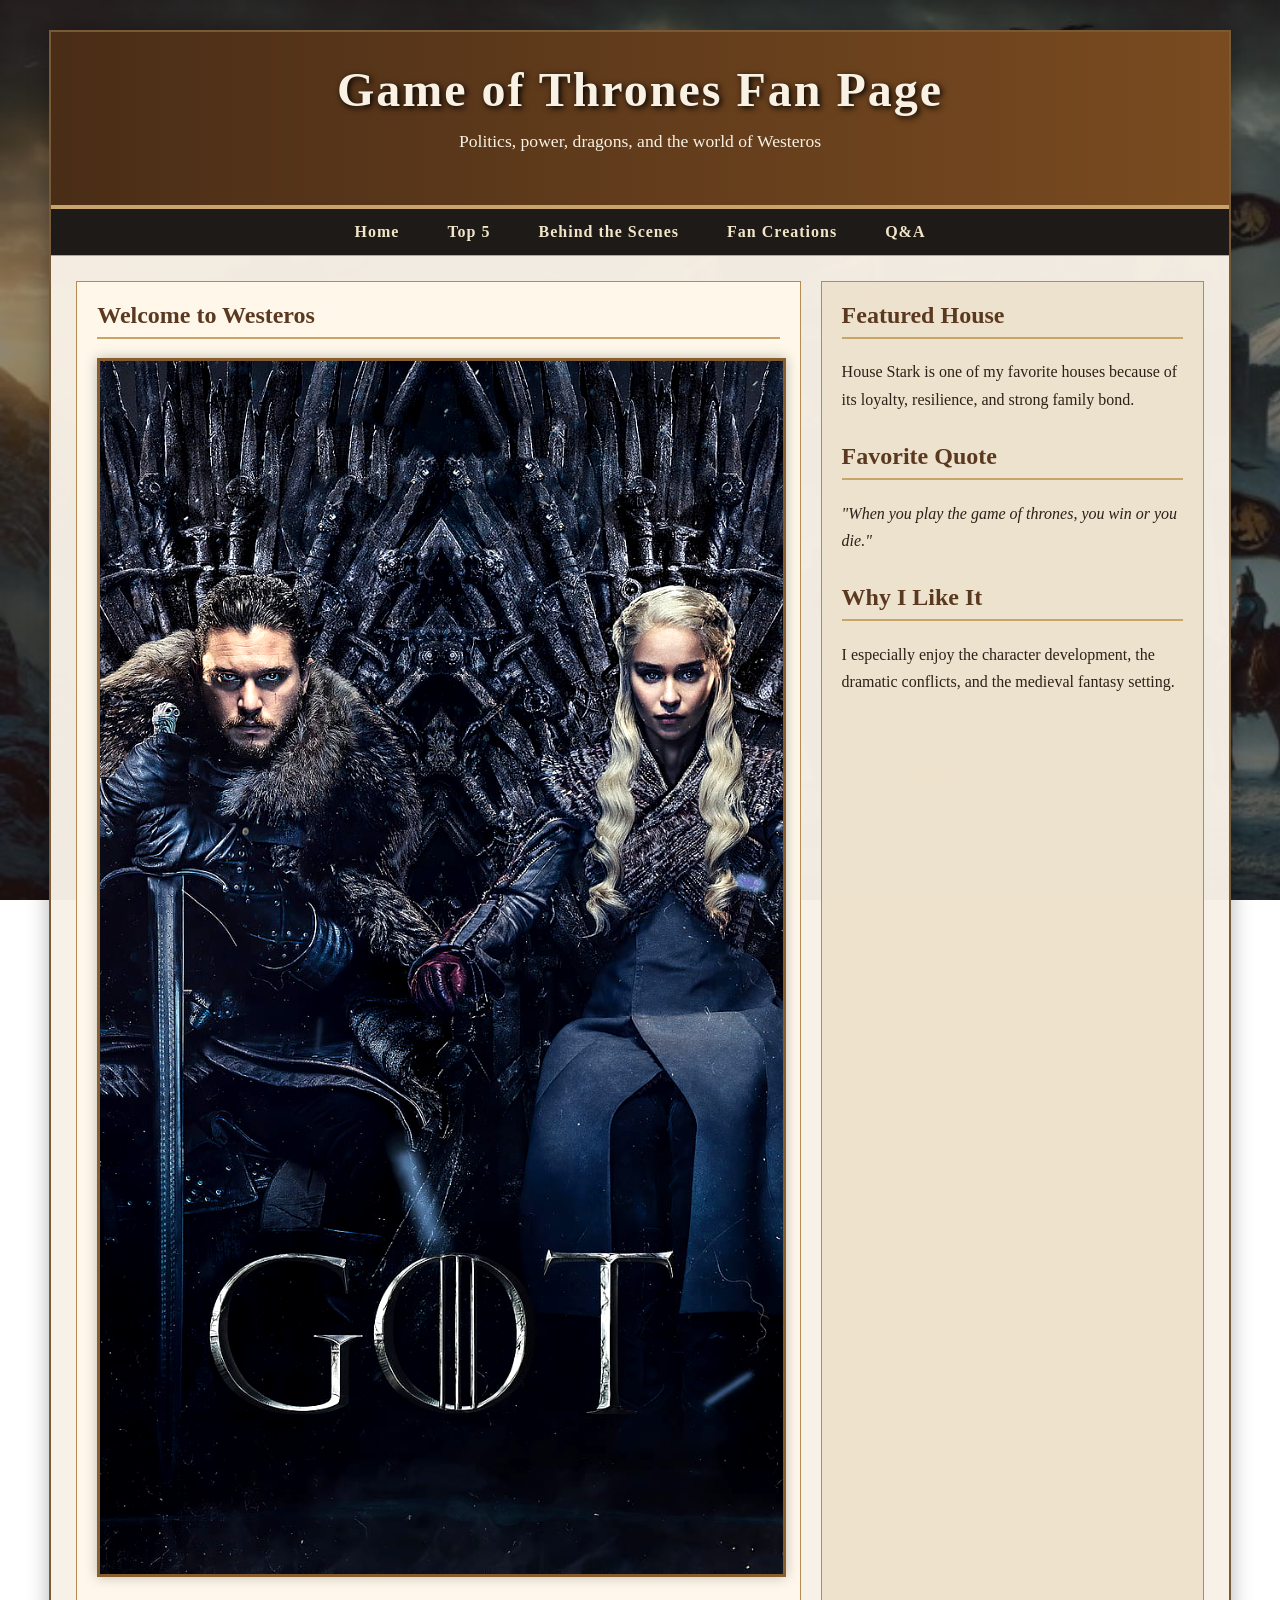
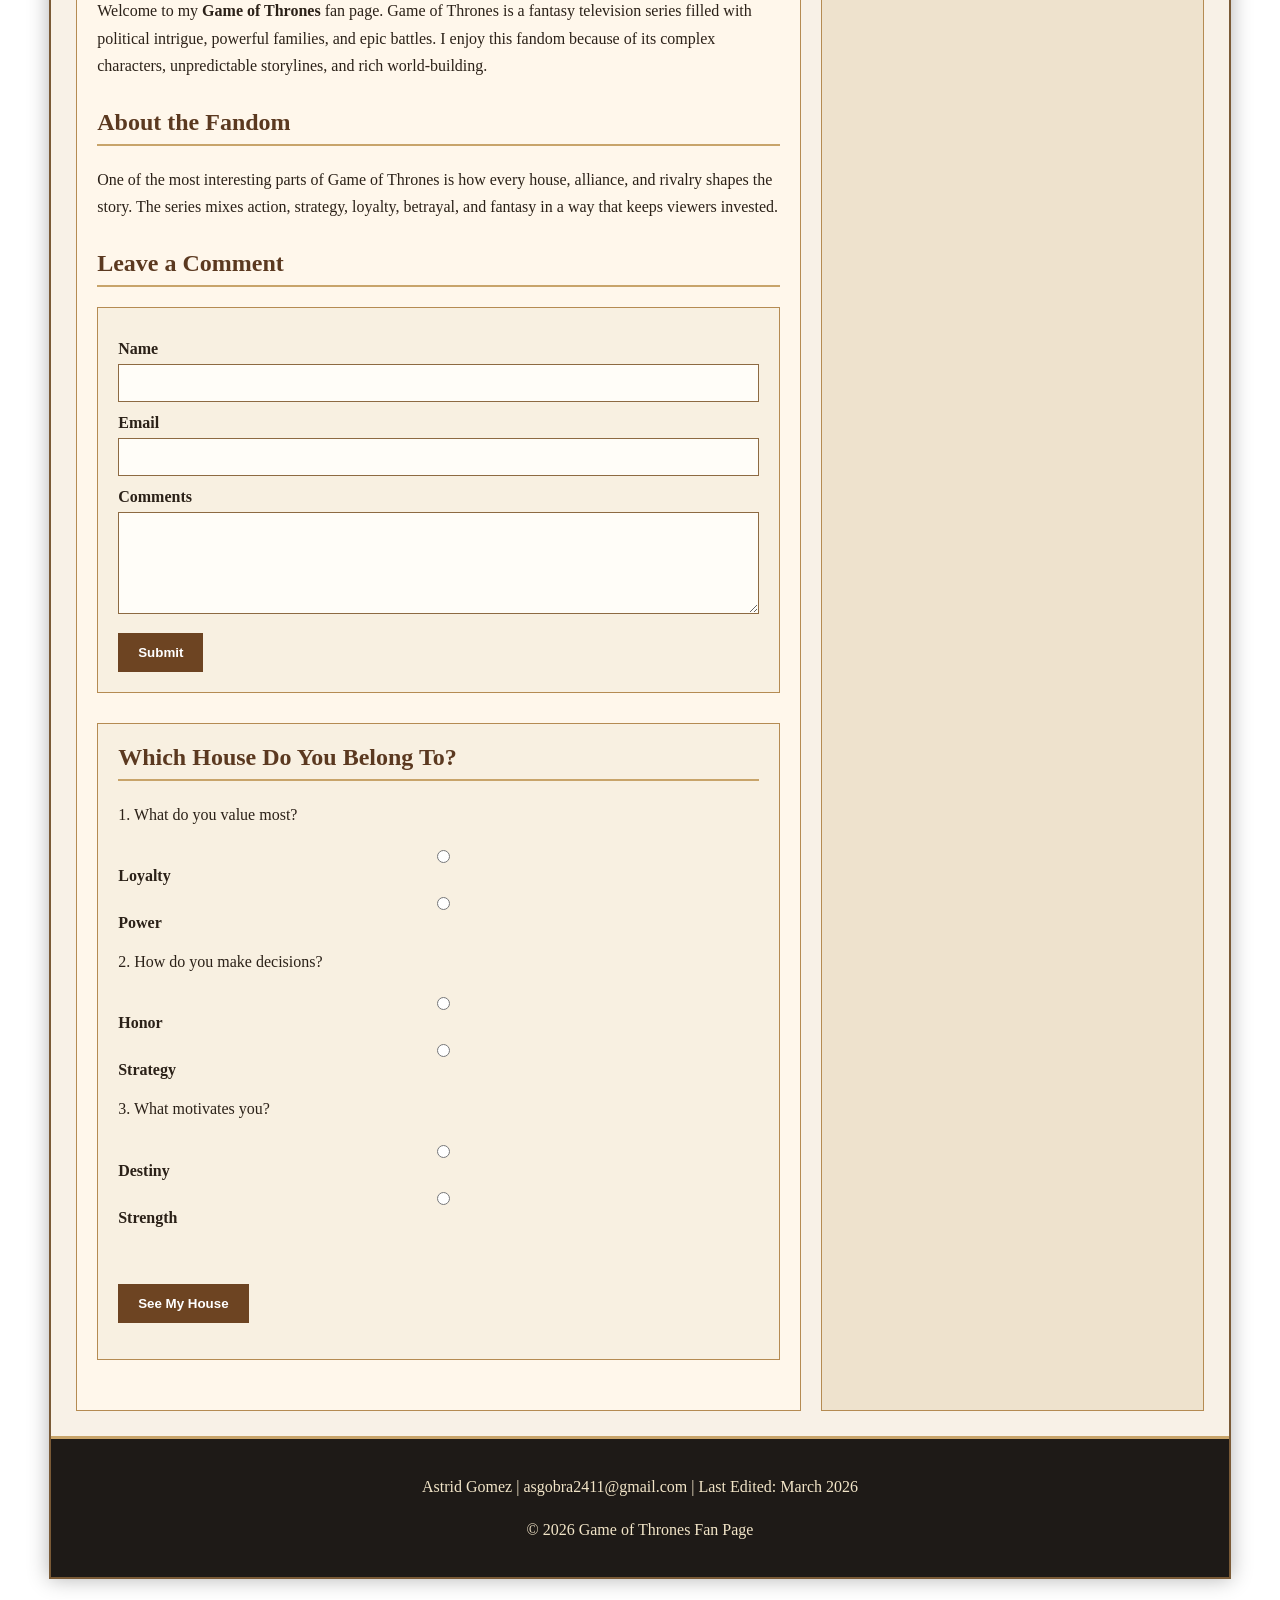
<file: GOTFanPage/index.html>
<!DOCTYPE html>
<html lang="en">
<head>
    <meta charset="UTF-8">
    <meta name="viewport" content="width=device-width, initial-scale=1.0">
    <title>Game of Thrones Fan Page</title>
    <link rel="stylesheet" href="styles.css">
</head>
<body>

    <div class="page-wrapper">

        <header>
            <h1>Game of Thrones Fan Page</h1>
            <p>Politics, power, dragons, and the world of Westeros</p>
        </header>

        <nav>
            <a href="index.html">Home</a>
            <a href="top5.html">Top 5</a>
            <a href="bts.html">Behind the Scenes</a>
            <a href="creations.html">Fan Creations</a>
            <a href="qa.html">Q&amp;A</a>
        </nav>

        <main>
            <article>
                <section>
                    <h2>Welcome to Westeros</h2>

                    <img src="images/banner.jpg" alt="Game of Thrones banner" class="hero-image">

                    <p>
                        Welcome to my <strong>Game of Thrones</strong> fan page.
                        Game of Thrones is a fantasy television series filled with political intrigue,
                        powerful families, and epic battles. I enjoy this fandom because of its complex
                        characters, unpredictable storylines, and rich world-building.
                    </p>
                </section>

                <section>
                    <h2>About the Fandom</h2>
                    <p>
                        One of the most interesting parts of Game of Thrones is how every house,
                        alliance, and rivalry shapes the story. The series mixes action, strategy,
                        loyalty, betrayal, and fantasy in a way that keeps viewers invested.
                    </p>
                </section>

                <section>
                    <h2>Leave a Comment</h2>

                    <form>
                        <label for="name">Name</label>
                        <input type="text" id="name" name="name" required>

                        <label for="email">Email</label>
                        <input type="email" id="email" name="email" required>

                        <label for="comments">Comments</label>
                        <textarea id="comments" name="comments" rows="5"></textarea>

                        <button type="submit">Submit</button>
                    </form>
                </section>

                <section class="quiz-section">
                    <h2>Which House Do You Belong To?</h2>

                    <p>1. What do you value most?</p>
                    <label><input type="radio" name="q1" value="stark"> Loyalty</label>
                    <label><input type="radio" name="q1" value="lannister"> Power</label>

                    <p>2. How do you make decisions?</p>
                    <label><input type="radio" name="q2" value="stark"> Honor</label>
                    <label><input type="radio" name="q2" value="lannister"> Strategy</label>

                    <p>3. What motivates you?</p>
                    <label><input type="radio" name="q3" value="targaryen"> Destiny</label>
                    <label><input type="radio" name="q3" value="baratheon"> Strength</label>

                    <br><br>
                    <button onclick="getResult()">See My House</button>

                    <p id="result"></p>
                </section>
            </article>

            <aside>
                <section>
                    <h2>Featured House</h2>
                    <p>
                        House Stark is one of my favorite houses because of its loyalty,
                        resilience, and strong family bond.
                    </p>
                </section>

                <section>
                    <h2>Favorite Quote</h2>
                    <p><em>"When you play the game of thrones, you win or you die."</em></p>
                </section>

                <section>
                    <h2>Why I Like It</h2>
                    <p>
                        I especially enjoy the character development, the dramatic conflicts,
                        and the medieval fantasy setting.
                    </p>
                </section>
            </aside>
        </main>

        <footer>
            <p>Astrid Gomez | asgobra2411@gmail.com | Last Edited: March 2026</p>
            <p>&copy; 2026 Game of Thrones Fan Page</p>
        </footer>

    </div>

    <script src="script.js"></script>
</body>
</html>
</file>
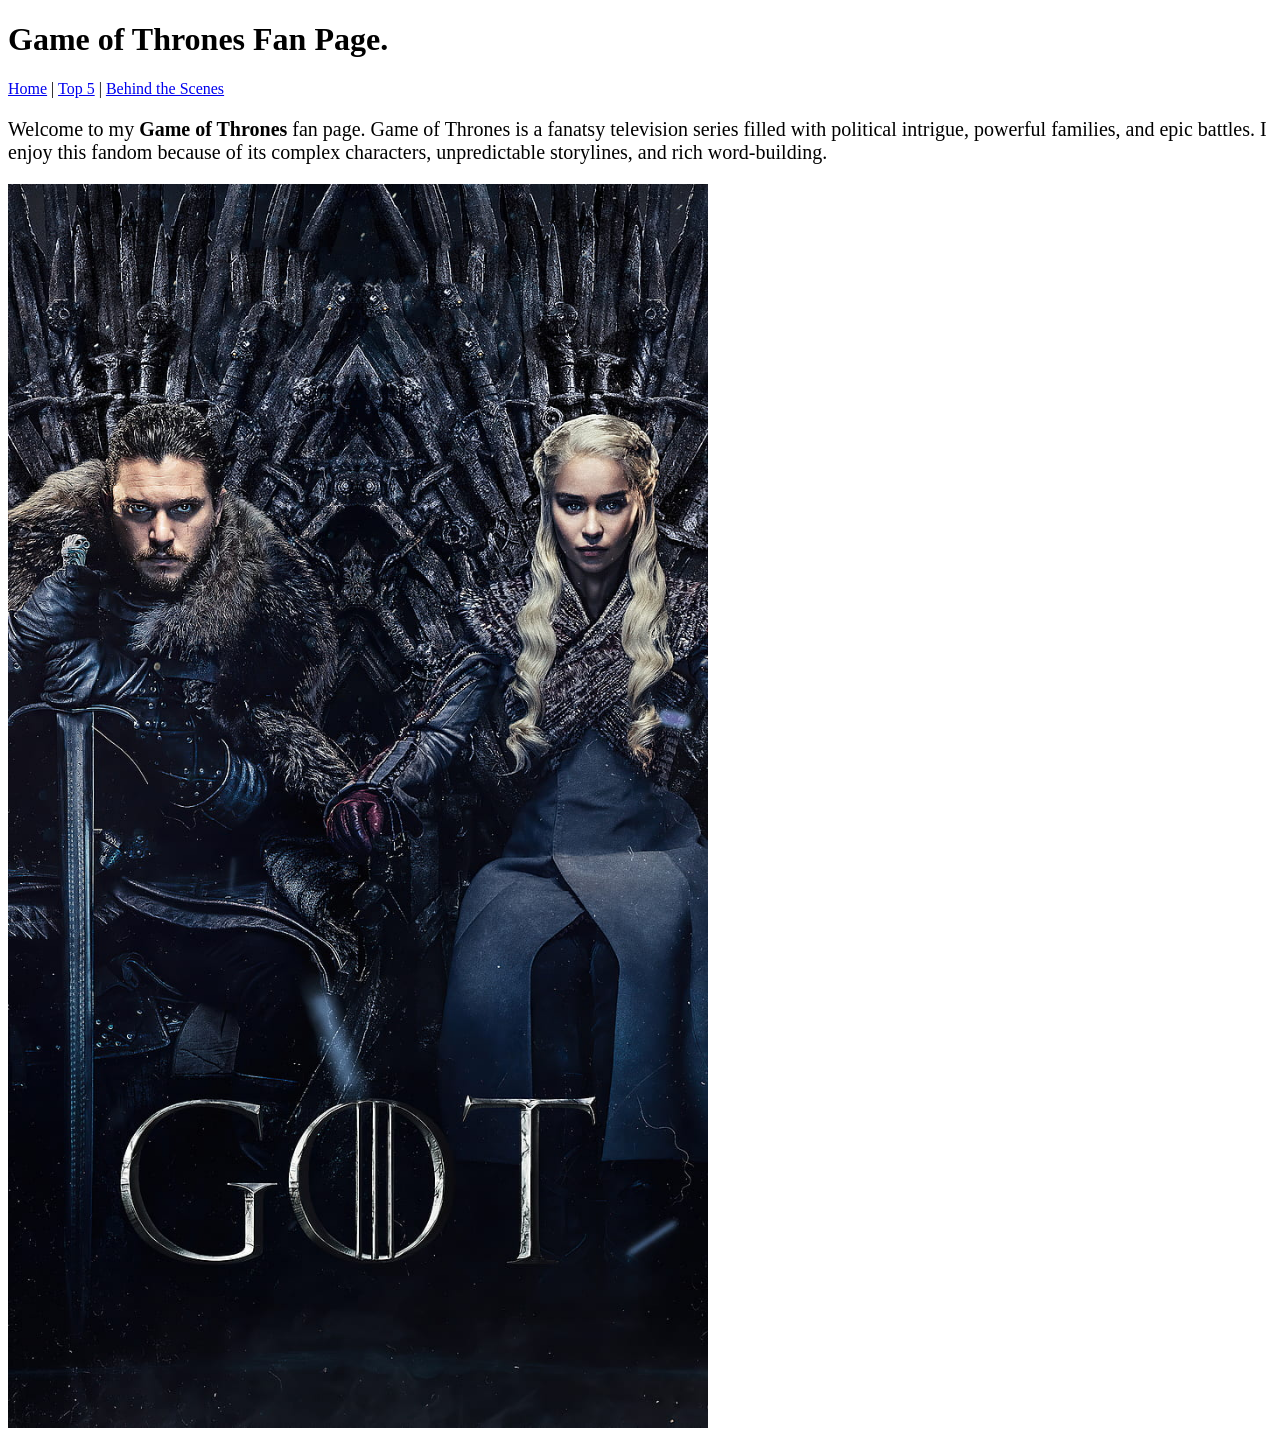
<file: labW04/index.html>
<!DOCTYPE html>
<html lang="en">
<head>
    <meta charset="UTF-8">
    <meta name="viewport" content="width=device-width, initial-scale=1.0" />
    <title>GOT Fan Page.</title>
    
</head>
<body>
    <h1>Game of Thrones Fan Page.</h1>

    <nav>
        <a href="index.html">Home</a> |
        <a href="top5.html">Top 5</a> |
        <a href="bts.html">Behind the Scenes</a> 
    </nav>

    <p style="font-size: 20px;">
        Welcome to my <strong>Game of Thrones</strong> fan page. 
        Game of Thrones is a fanatsy television series filled with political intrigue,
        powerful families, and epic battles. I enjoy this fandom because of its complex
        characters, unpredictable storylines, and rich word-building.
    </p>

    <img src="images/banner.jpg" alt="Game of Thrones banner" width="700" />
</body>
</html>
</file>
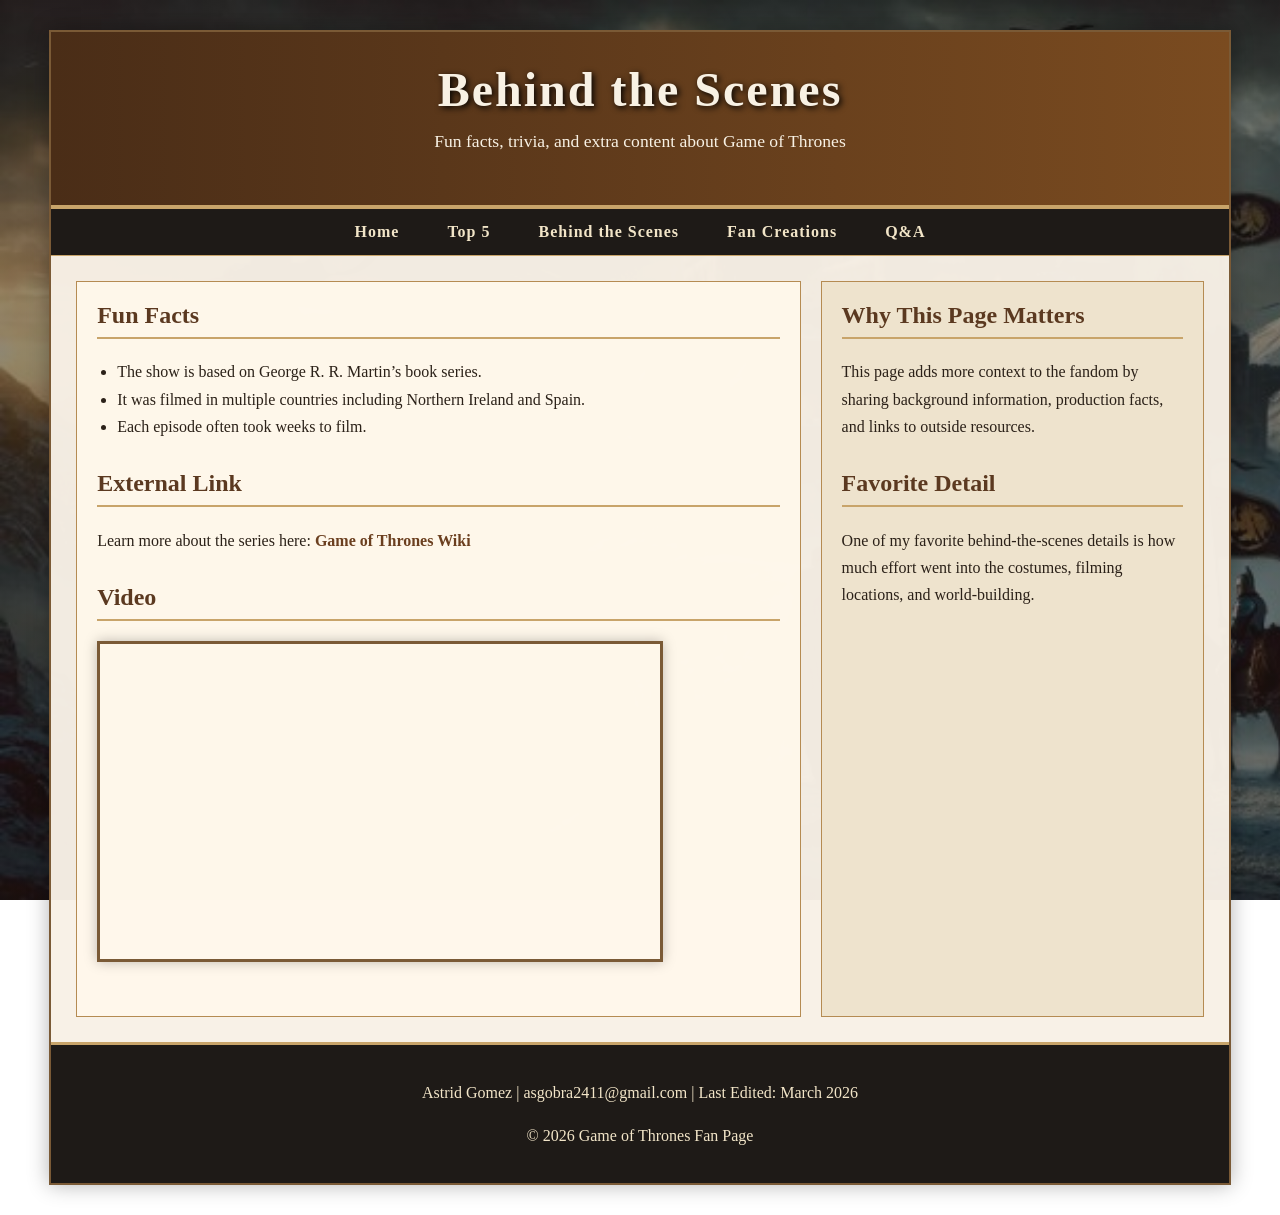
<file: GOTFanPage/bts.html>
<!DOCTYPE html>
<html lang="en">
<head>
  <meta charset="UTF-8">
  <meta name="viewport" content="width=device-width, initial-scale=1.0">
  <title>Behind the Scenes - Game of Thrones</title>
  <link rel="stylesheet" href="styles.css">
</head>
<body>

  <div class="page-wrapper">

    <header>
      <h1>Behind the Scenes</h1>
      <p>Fun facts, trivia, and extra content about Game of Thrones</p>
    </header>

    <nav>
      <a href="index.html">Home</a>
      <a href="top5.html">Top 5</a>
      <a href="bts.html">Behind the Scenes</a>
      <a href="creations.html">Fan Creations</a>
      <a href="qa.html">Q&amp;A</a>
    </nav>

    <main>
      <article>
        <section>
          <h2>Fun Facts</h2>
          <ul>
            <li>The show is based on George R. R. Martin’s book series.</li>
            <li>It was filmed in multiple countries including Northern Ireland and Spain.</li>
            <li>Each episode often took weeks to film.</li>
          </ul>
        </section>

        <section>
          <h2>External Link</h2>
          <p>
            Learn more about the series here:
            <a href="https://gameofthrones.fandom.com/wiki/Game_of_Thrones" target="_blank">
              Game of Thrones Wiki
            </a>
          </p>
        </section>

        <section>
          <h2>Video</h2>
          <iframe width="560" height="315"
            src="https://www.youtube.com/embed/KPLWWIOCOOQ?si=M6_wUNlmJBZHz5Eg"
            title="YouTube video player"
            frameborder="0"
            allow="accelerometer; autoplay; clipboard-write; encrypted-media; gyroscope; picture-in-picture; web-share"
            referrerpolicy="strict-origin-when-cross-origin"
            allowfullscreen>
          </iframe>
        </section>
      </article>

      <aside>
        <section>
          <h2>Why This Page Matters</h2>
          <p>
            This page adds more context to the fandom by sharing background information,
            production facts, and links to outside resources.
          </p>
        </section>

        <section>
          <h2>Favorite Detail</h2>
          <p>
            One of my favorite behind-the-scenes details is how much effort went into the
            costumes, filming locations, and world-building.
          </p>
        </section>
      </aside>
    </main>

    <footer>
      <p>Astrid Gomez | asgobra2411@gmail.com | Last Edited: March 2026</p>
      <p>&copy; 2026 Game of Thrones Fan Page</p>
    </footer>

  </div>

</body>
</html>
</file>
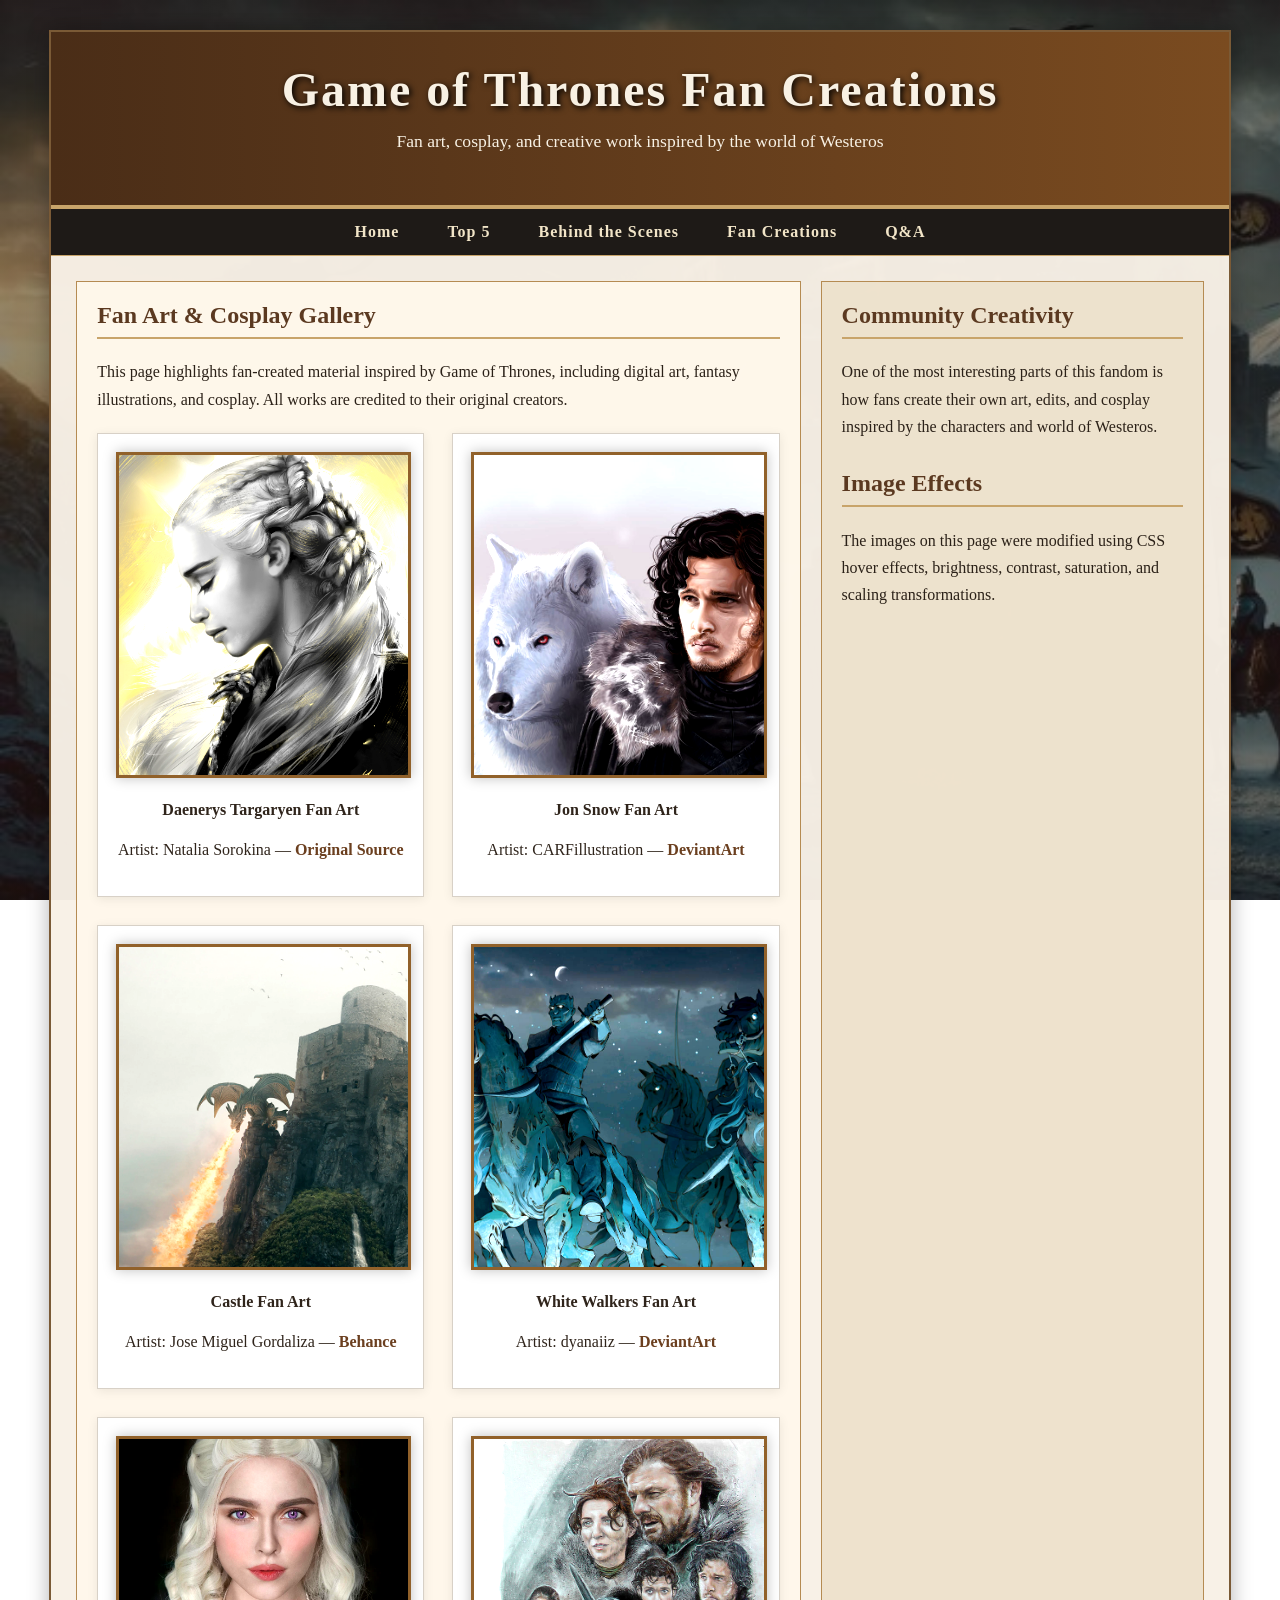
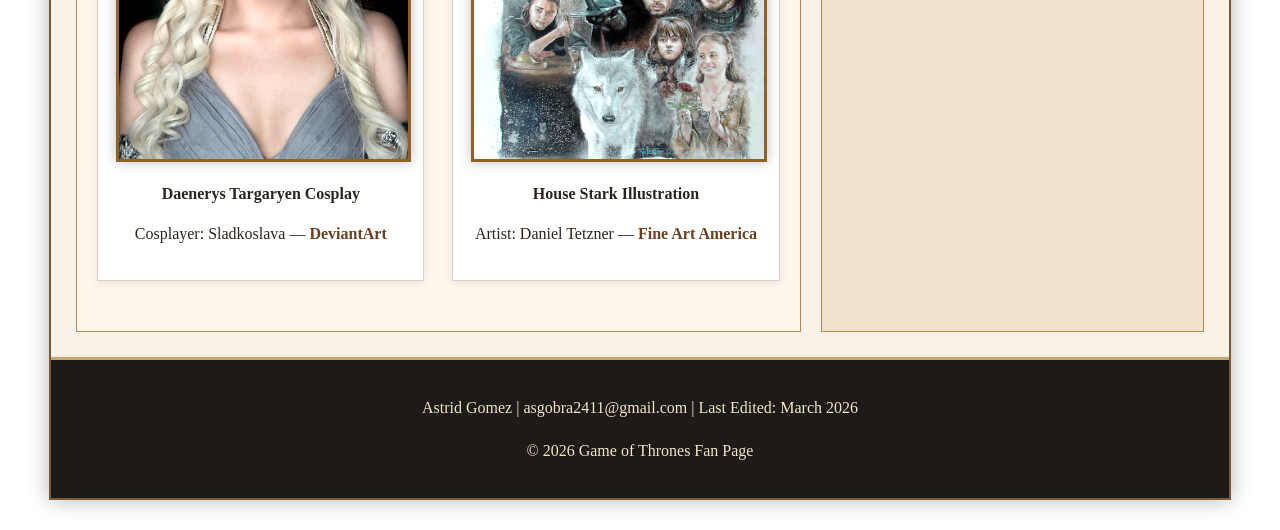
<file: GOTFanPage/creations.html>
<!DOCTYPE html>
<html lang="en">
<head>
  <meta charset="UTF-8">
  <meta name="viewport" content="width=device-width, initial-scale=1.0">
  <title>Fan Creations - Game of Thrones</title>
  <link rel="stylesheet" href="styles.css">
</head>
<body>

  <div class="page-wrapper">

    <header>
      <h1>Game of Thrones Fan Creations</h1>
      <p>Fan art, cosplay, and creative work inspired by the world of Westeros</p>
    </header>

    <nav>
      <a href="index.html">Home</a>
      <a href="top5.html">Top 5</a>
      <a href="bts.html">Behind the Scenes</a>
      <a href="creations.html">Fan Creations</a>
      <a href="qa.html">Q&amp;A</a>
    </nav>

    <main>
      <article>
        <section>
          <h2>Fan Art &amp; Cosplay Gallery</h2>
          <p>
            This page highlights fan-created material inspired by Game of Thrones, including
            digital art, fantasy illustrations, and cosplay. All works are credited to their
            original creators.
          </p>

          <div class="gallery">

            <div class="card">
              <img src="images/daenerysfan.jpg" alt="Daenerys Targaryen fan art">
              <p><strong>Daenerys Targaryen Fan Art</strong></p>
              <p>
                Artist: Natalia Sorokina —
                <a href="https://scrolller.com/game-of-thrones-fanart-daenerys-by-natalia-c87s9mw3x2" target="_blank">
                  Original Source
                </a>
              </p>
            </div>

            <div class="card">
              <img src="images/jon_snowfan.jpg" alt="Jon Snow fan art">
              <p><strong>Jon Snow Fan Art</strong></p>
              <p>
                Artist: CARFillustration —
                <a href="https://www.deviantart.com/carfillustration/art/Jon-Snow-325660046" target="_blank">
                  DeviantArt
                </a>
              </p>
            </div>

            <div class="card">
              <img src="images/castle.jpg" alt="Game of Thrones castle fan art">
              <p><strong>Castle Fan Art</strong></p>
              <p>
                Artist: Jose Miguel Gordaliza —
                <a href="https://www.behance.net/gallery/61833413/Game-of-Thrones-fan-art-MPChallenge17/modules/363100935" target="_blank">
                  Behance
                </a>
              </p>
            </div>

            <div class="card">
              <img src="images/white_walkers.jpg" alt="White Walkers fan art">
              <p><strong>White Walkers Fan Art</strong></p>
              <p>
                Artist: dyanaiiz —
                <a href="https://www.deviantart.com/dianaiiz/art/White-Walkers-GOT-zine-824807708" target="_blank">
                  DeviantArt
                </a>
              </p>
            </div>

            <div class="card">
              <img src="images/daenerys_cosplay.jpg" alt="Daenerys Targaryen cosplay">
              <p><strong>Daenerys Targaryen Cosplay</strong></p>
              <p>
                Cosplayer: Sladkoslava —
                <a href="https://www.deviantart.com/sladkoslava/art/Daenerys-Game-of-Thrones-cosplay-by-Sladkoslava-730224988" target="_blank">
                  DeviantArt
                </a>
              </p>
            </div>

            <div class="card">
              <img src="images/housestark.jpg" alt="House Stark illustration">
              <p><strong>House Stark Illustration</strong></p>
              <p>
                Artist: Daniel Tetzner —
                <a href="https://fineartamerica.com/featured/house-stark-daniel-tetzner.html" target="_blank">
                  Fine Art America
                </a>
              </p>
            </div>

          </div>
        </section>
      </article>

      <aside>
        <section>
          <h2>Community Creativity</h2>
          <p>
            One of the most interesting parts of this fandom is how fans create their own art,
            edits, and cosplay inspired by the characters and world of Westeros.
          </p>
        </section>

        <section>
          <h2>Image Effects</h2>
          <p>
            The images on this page were modified using CSS hover effects, brightness,
            contrast, saturation, and scaling transformations.
          </p>
        </section>
      </aside>
    </main>

    <footer>
      <p>Astrid Gomez | asgobra2411@gmail.com | Last Edited: March 2026</p>
      <p>&copy; 2026 Game of Thrones Fan Page</p>
    </footer>

  </div>

</body>
</html>
</file>
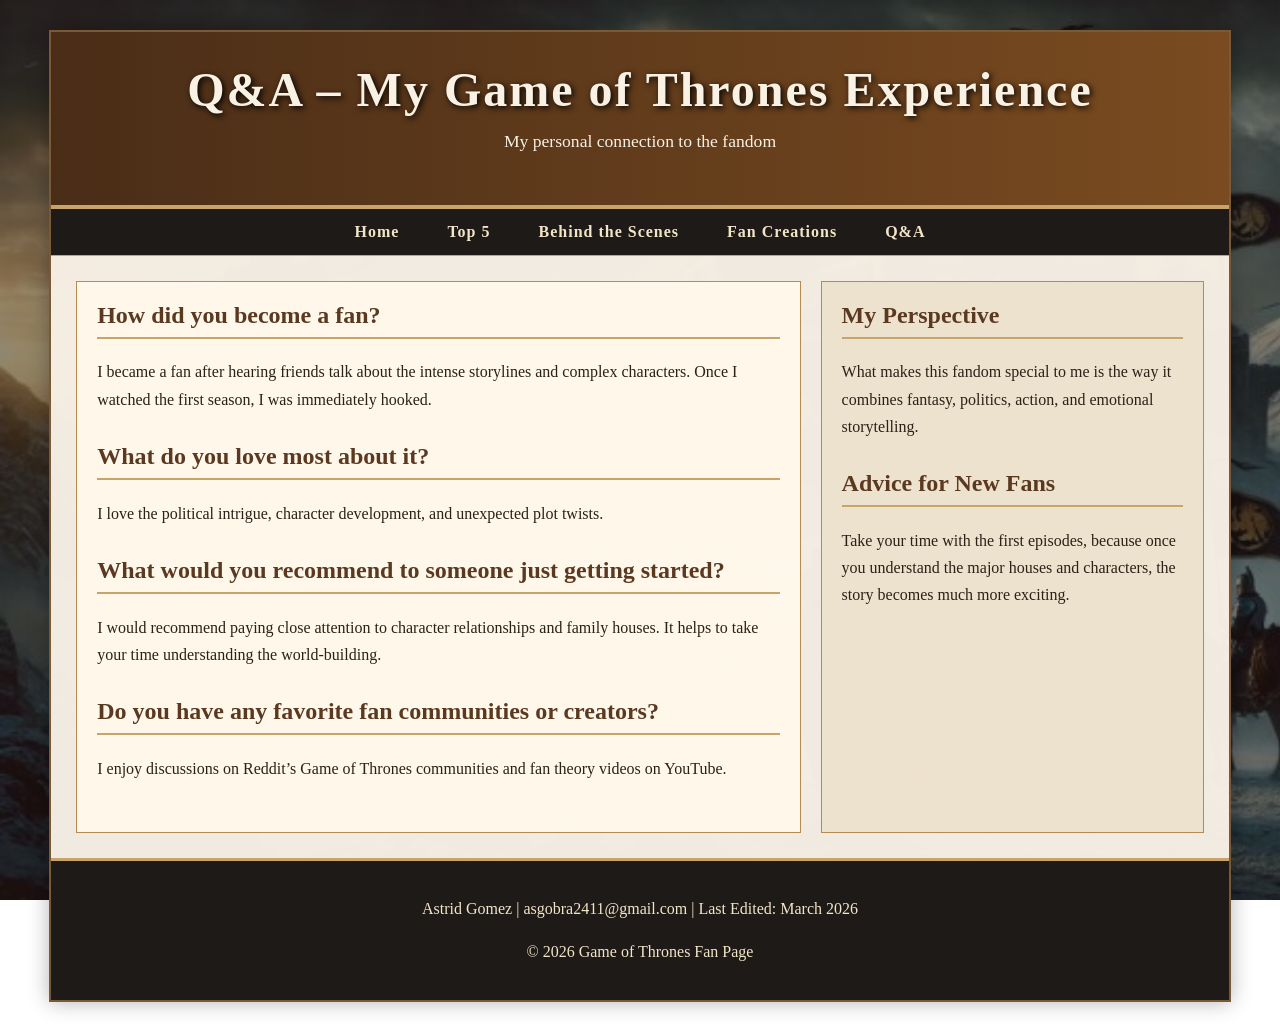
<file: GOTFanPage/qa.html>
<!DOCTYPE html>
<html lang="en">
<head>
  <meta charset="UTF-8">
  <meta name="viewport" content="width=device-width, initial-scale=1.0">
  <title>Q&A - Game of Thrones</title>
  <link rel="stylesheet" href="styles.css">
</head>
<body>

  <div class="page-wrapper">

    <header>
      <h1>Q&amp;A – My Game of Thrones Experience</h1>
      <p>My personal connection to the fandom</p>
    </header>

    <nav>
      <a href="index.html">Home</a>
      <a href="top5.html">Top 5</a>
      <a href="bts.html">Behind the Scenes</a>
      <a href="creations.html">Fan Creations</a>
      <a href="qa.html">Q&amp;A</a>
    </nav>

    <main>
      <article>
        <section>
          <h2>How did you become a fan?</h2>
          <p>
            I became a fan after hearing friends talk about the intense storylines and complex characters.
            Once I watched the first season, I was immediately hooked.
          </p>
        </section>

        <section>
          <h2>What do you love most about it?</h2>
          <p>
            I love the political intrigue, character development, and unexpected plot twists.
          </p>
        </section>

        <section>
          <h2>What would you recommend to someone just getting started?</h2>
          <p>
            I would recommend paying close attention to character relationships and family houses.
            It helps to take your time understanding the world-building.
          </p>
        </section>

        <section>
          <h2>Do you have any favorite fan communities or creators?</h2>
          <p>
            I enjoy discussions on Reddit’s Game of Thrones communities and fan theory videos on YouTube.
          </p>
        </section>
      </article>

      <aside>
        <section>
          <h2>My Perspective</h2>
          <p>
            What makes this fandom special to me is the way it combines fantasy, politics,
            action, and emotional storytelling.
          </p>
        </section>

        <section>
          <h2>Advice for New Fans</h2>
          <p>
            Take your time with the first episodes, because once you understand the major
            houses and characters, the story becomes much more exciting.
          </p>
        </section>
      </aside>
    </main>

    <footer>
      <p>Astrid Gomez | asgobra2411@gmail.com | Last Edited: March 2026</p>
      <p>&copy; 2026 Game of Thrones Fan Page</p>
    </footer>

  </div>

</body>
</html>
</file>
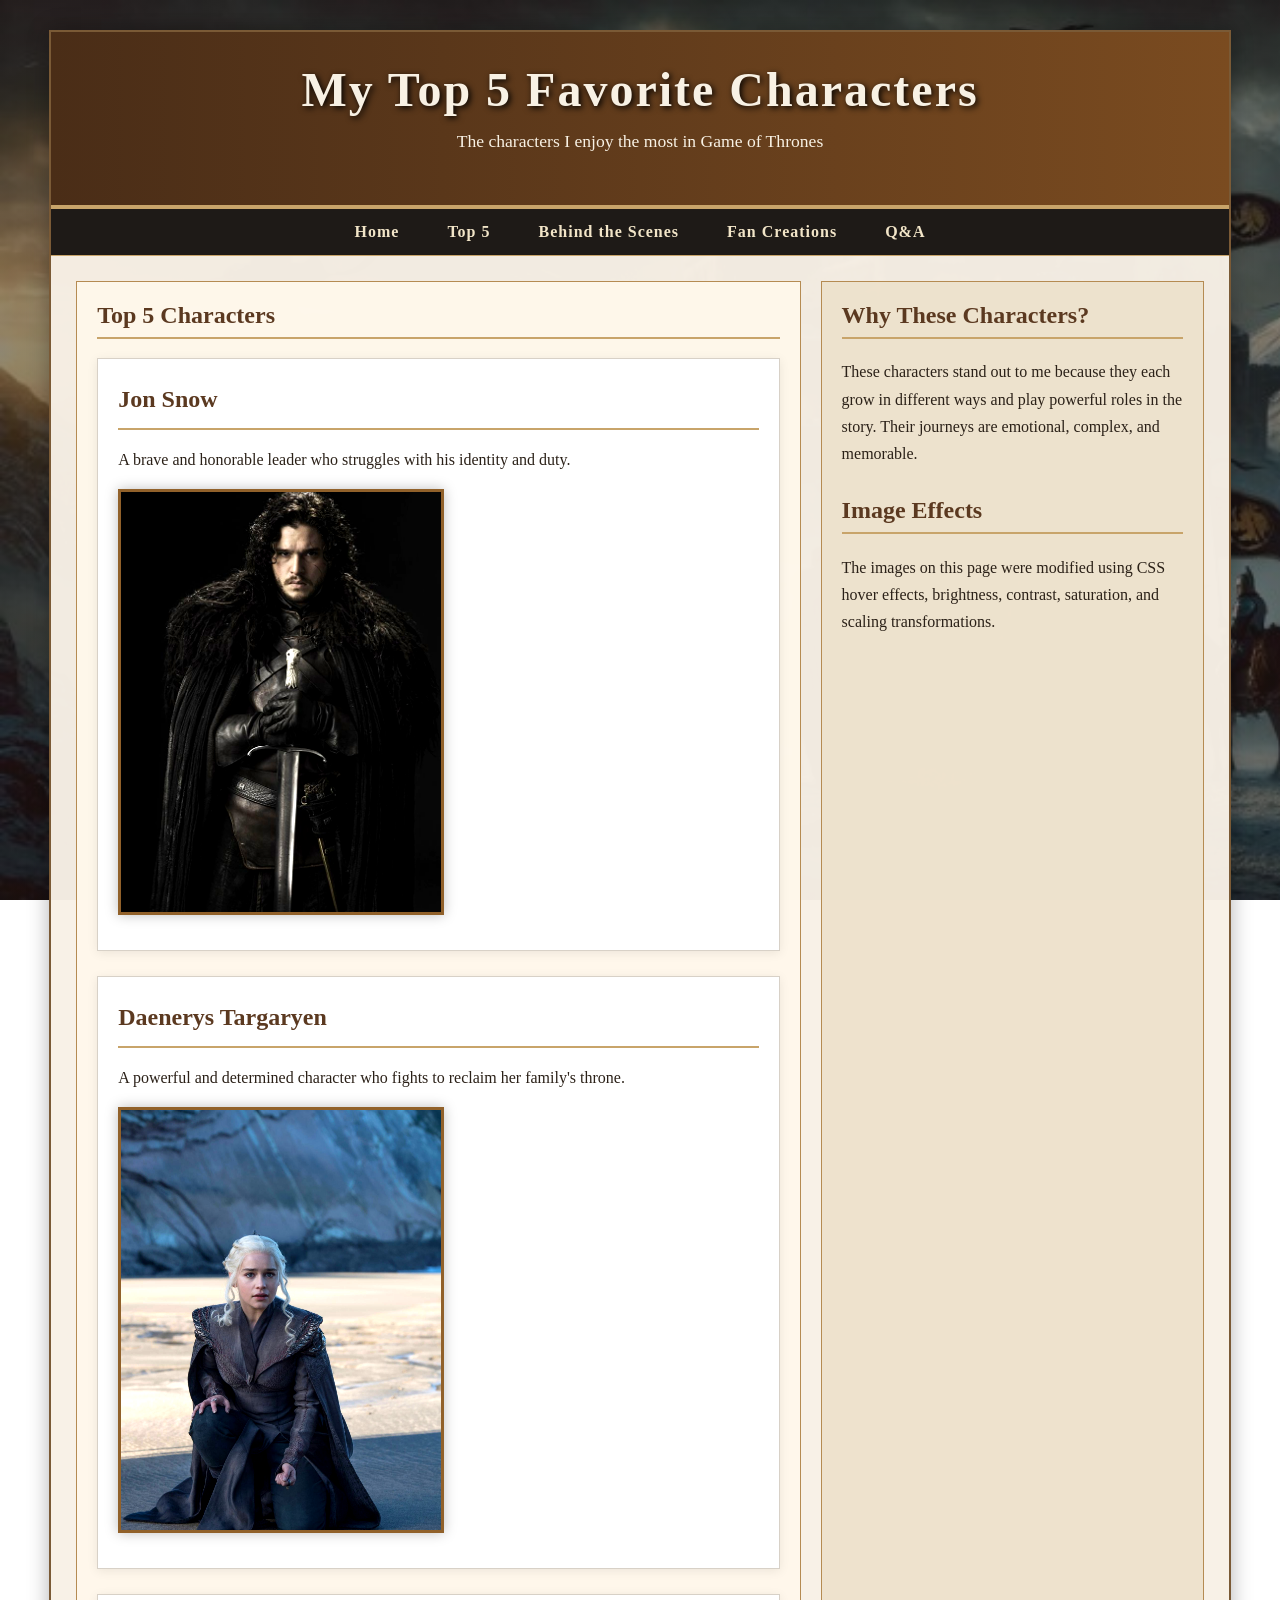
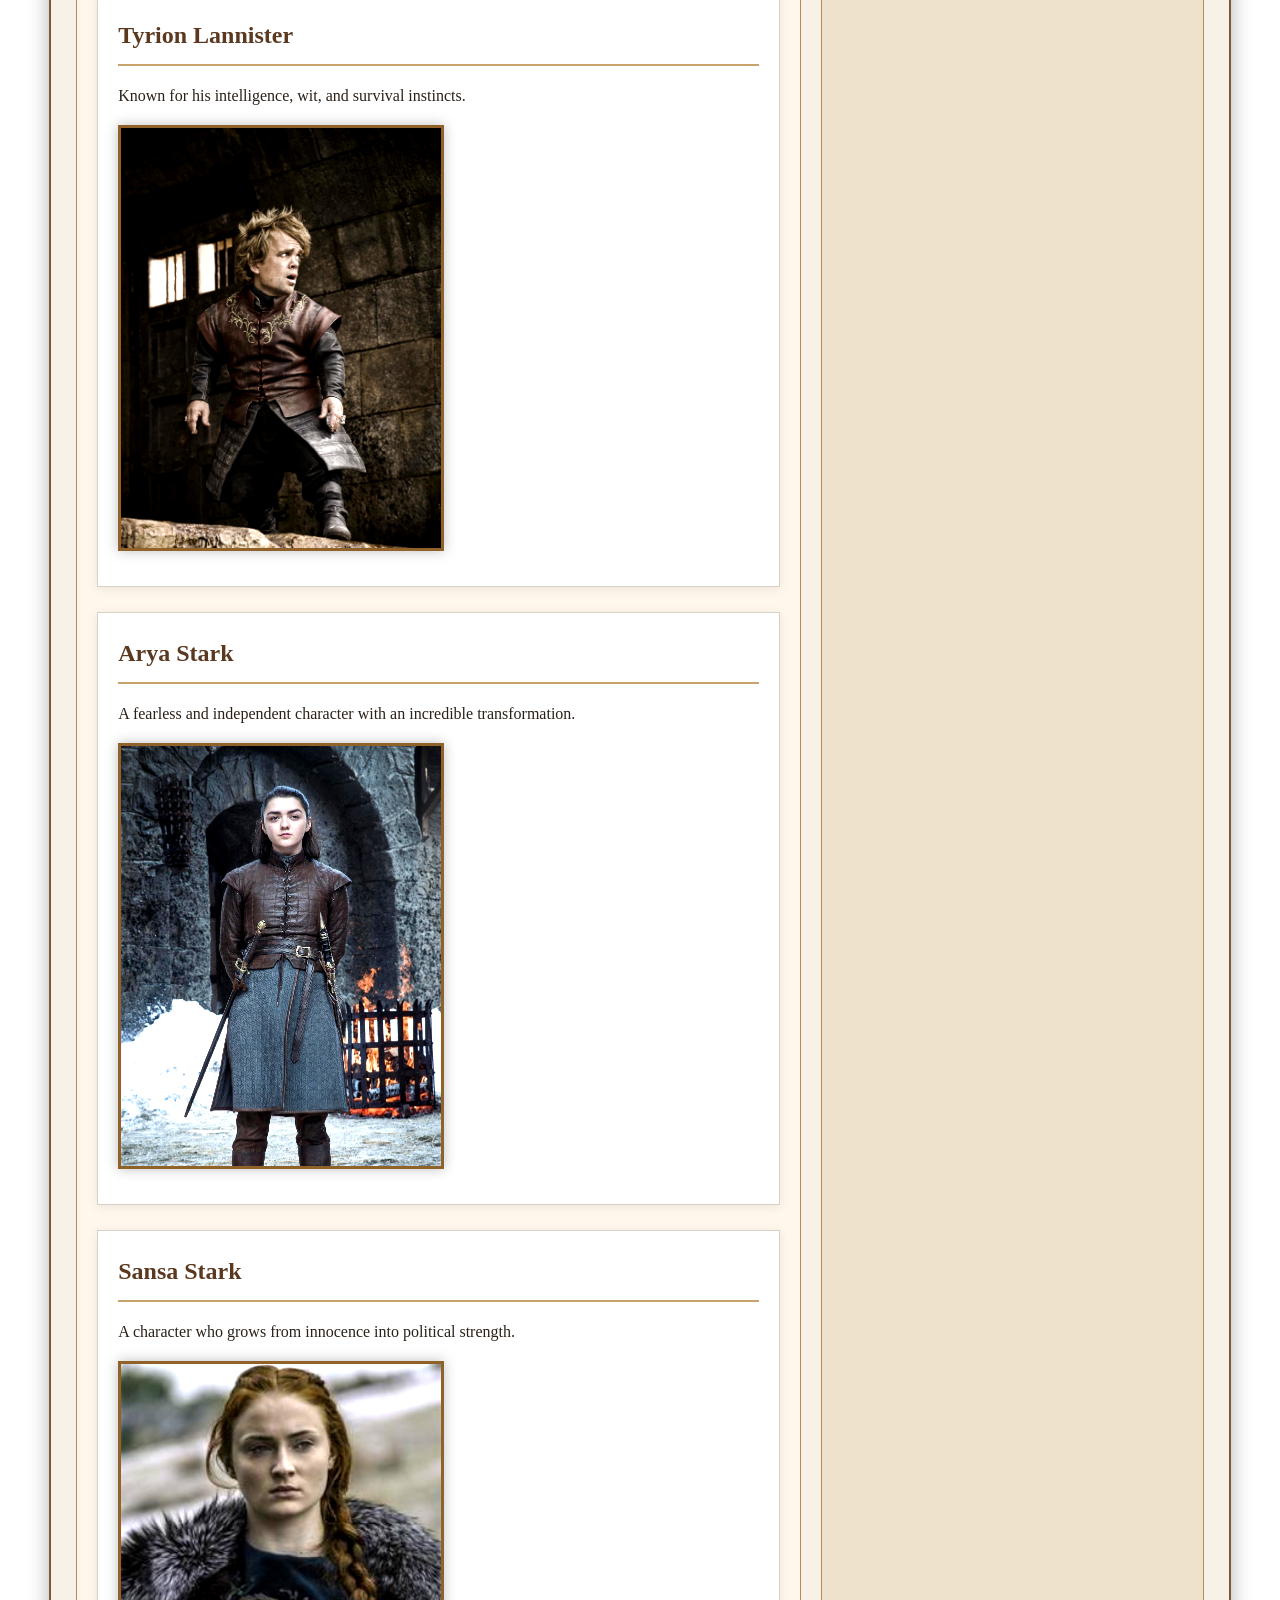
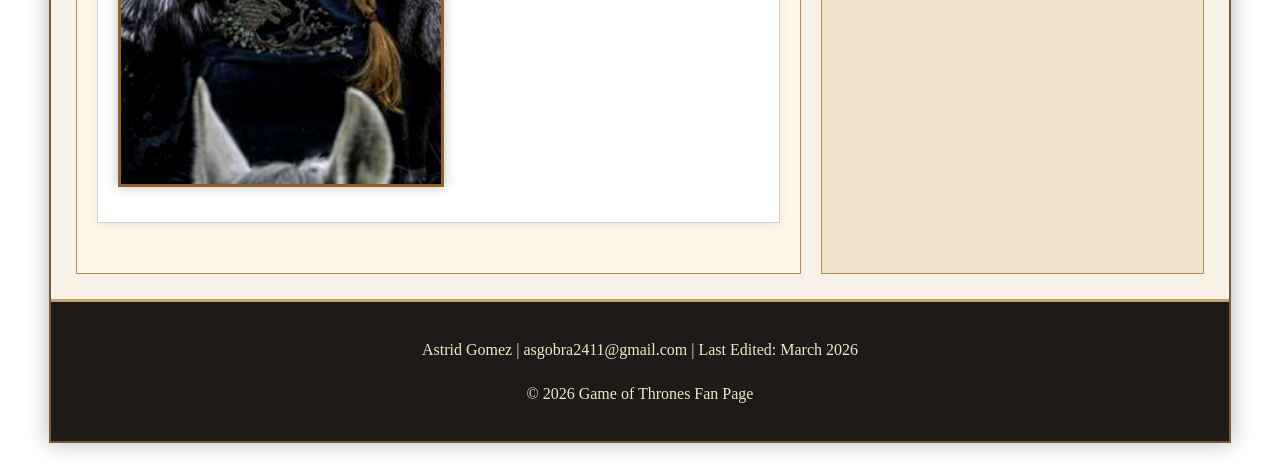
<file: GOTFanPage/top5.html>
<!DOCTYPE html>
<html lang="en">
<head>
  <meta charset="UTF-8">
  <meta name="viewport" content="width=device-width, initial-scale=1.0">
  <title>Top 5 Characters - Game of Thrones</title>
  <link rel="stylesheet" href="styles.css">
</head>
<body>

  <div class="page-wrapper">

    <header>
      <h1>My Top 5 Favorite Characters</h1>
      <p>The characters I enjoy the most in Game of Thrones</p>
    </header>

    <nav>
      <a href="index.html">Home</a>
      <a href="top5.html">Top 5</a>
      <a href="bts.html">Behind the Scenes</a>
      <a href="creations.html">Fan Creations</a>
      <a href="qa.html">Q&amp;A</a>
    </nav>

    <main>
      <article>
        <section>
          <h2>Top 5 Characters</h2>

          <ol class="top5-list">
            <li>
              <h2>Jon Snow</h2>
              <p>A brave and honorable leader who struggles with his identity and duty.</p>
              <img src="images/item1.jpg" alt="Jon Snow">
            </li>

            <li>
              <h2>Daenerys Targaryen</h2>
              <p>A powerful and determined character who fights to reclaim her family's throne.</p>
              <img src="images/item2.jpg" alt="Daenerys Targaryen">
            </li>

            <li>
              <h2>Tyrion Lannister</h2>
              <p>Known for his intelligence, wit, and survival instincts.</p>
              <img src="images/item3.jpg" alt="Tyrion Lannister">
            </li>

            <li>
              <h2>Arya Stark</h2>
              <p>A fearless and independent character with an incredible transformation.</p>
              <img src="images/item4.jpg" alt="Arya Stark">
            </li>

            <li>
              <h2>Sansa Stark</h2>
              <p>A character who grows from innocence into political strength.</p>
              <img src="images/item5.jpg" alt="Sansa Stark">
            </li>
          </ol>
        </section>
      </article>

      <aside>
        <section>
          <h2>Why These Characters?</h2>
          <p>
            These characters stand out to me because they each grow in different ways and play
            powerful roles in the story. Their journeys are emotional, complex, and memorable.
          </p>
        </section>

        <section>
          <h2>Image Effects</h2>
          <p>
            The images on this page were modified using CSS hover effects, brightness,
            contrast, saturation, and scaling transformations.
          </p>
        </section>
      </aside>
    </main>

    <footer>
      <p>Astrid Gomez | asgobra2411@gmail.com | Last Edited: March 2026</p>
      <p>&copy; 2026 Game of Thrones Fan Page</p>
    </footer>

  </div>

</body>
</html>
</file>
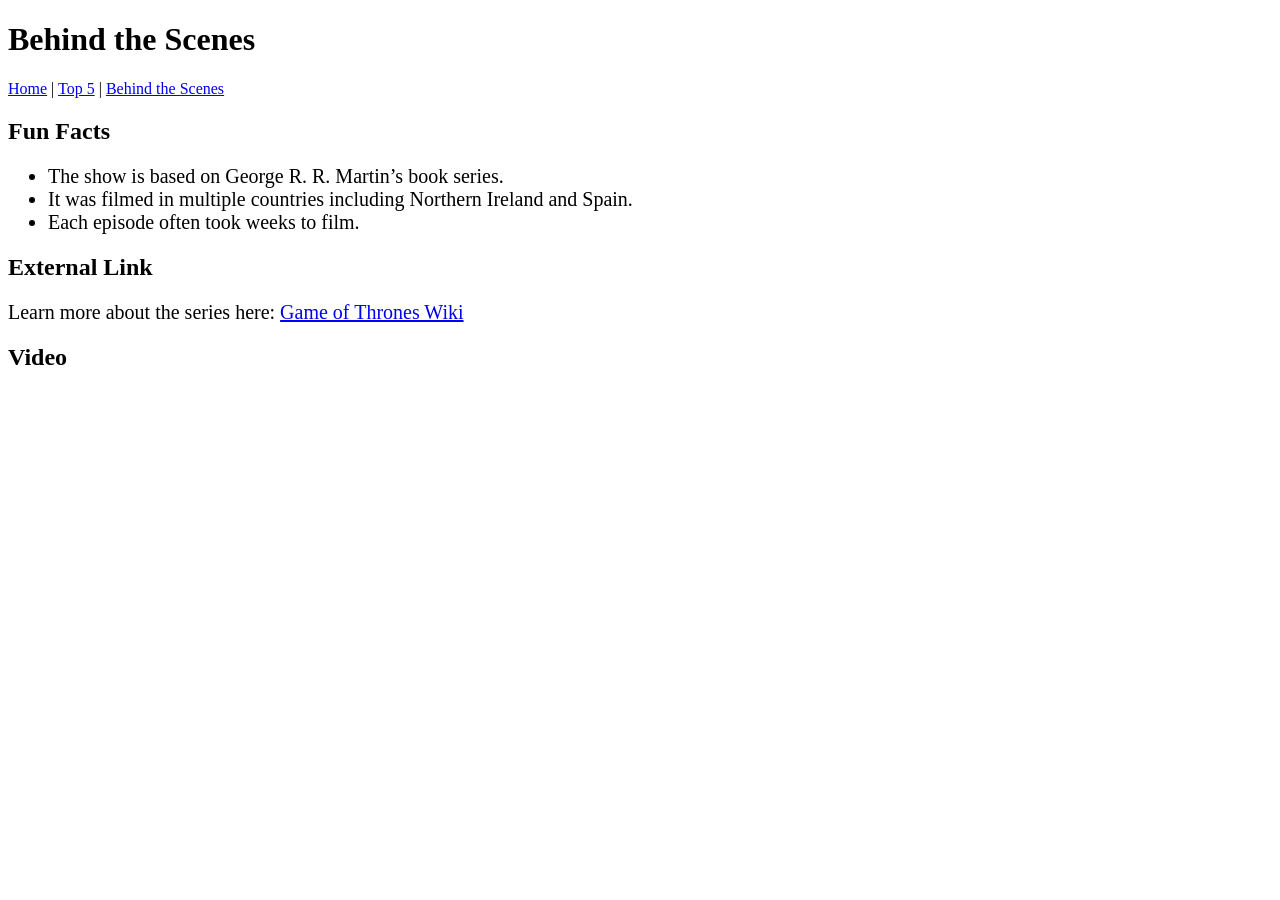
<file: labW04/bts.html>
<!DOCTYPE html>
<html lang="en">
<head>
  <meta charset="UTF-8">
  <meta name="viewport" content="width=device-width, initial-scale=1.0">
  <title>Behind the Scenes - Game of Thrones</title>

  <style>
        .big-text {
            font-size: 20px;
        }
    </style>
</head>
<body>

  <h1>Behind the Scenes</h1>

  <nav>
    <a href="index.html">Home</a> |
    <a href="top5.html">Top 5</a> |
    <a href="bts.html">Behind the Scenes</a>
  </nav>

  <h2>Fun Facts</h2>
  <ul>
    <li class="big-text">The show is based on George R. R. Martin’s book series.</li>
    <li class="big-text">It was filmed in multiple countries including Northern Ireland and Spain.</li>
    <li class="big-text">Each episode often took weeks to film.</li>
  </ul>

  <h2>External Link</h2>
  <p class="big-text">
    Learn more about the series here:
    <a href="https://gameofthrones.fandom.com/wiki/Game_of_Thrones" target="_blank">
      Game of Thrones Wiki
    </a>
  </p>

  <h2>Video</h2>
  <iframe width="560" height="315" src="https://www.youtube.com/embed/KPLWWIOCOOQ?si=M6_wUNlmJBZHz5Eg" 
  title="YouTube video player" 
  frameborder="0" 
  allow="accelerometer; autoplay; clipboard-write; encrypted-media; gyroscope; picture-in-picture; web-share" 
  referrerpolicy="strict-origin-when-cross-origin" 
  allowfullscreen></iframe>

</body>
</html>
</file>
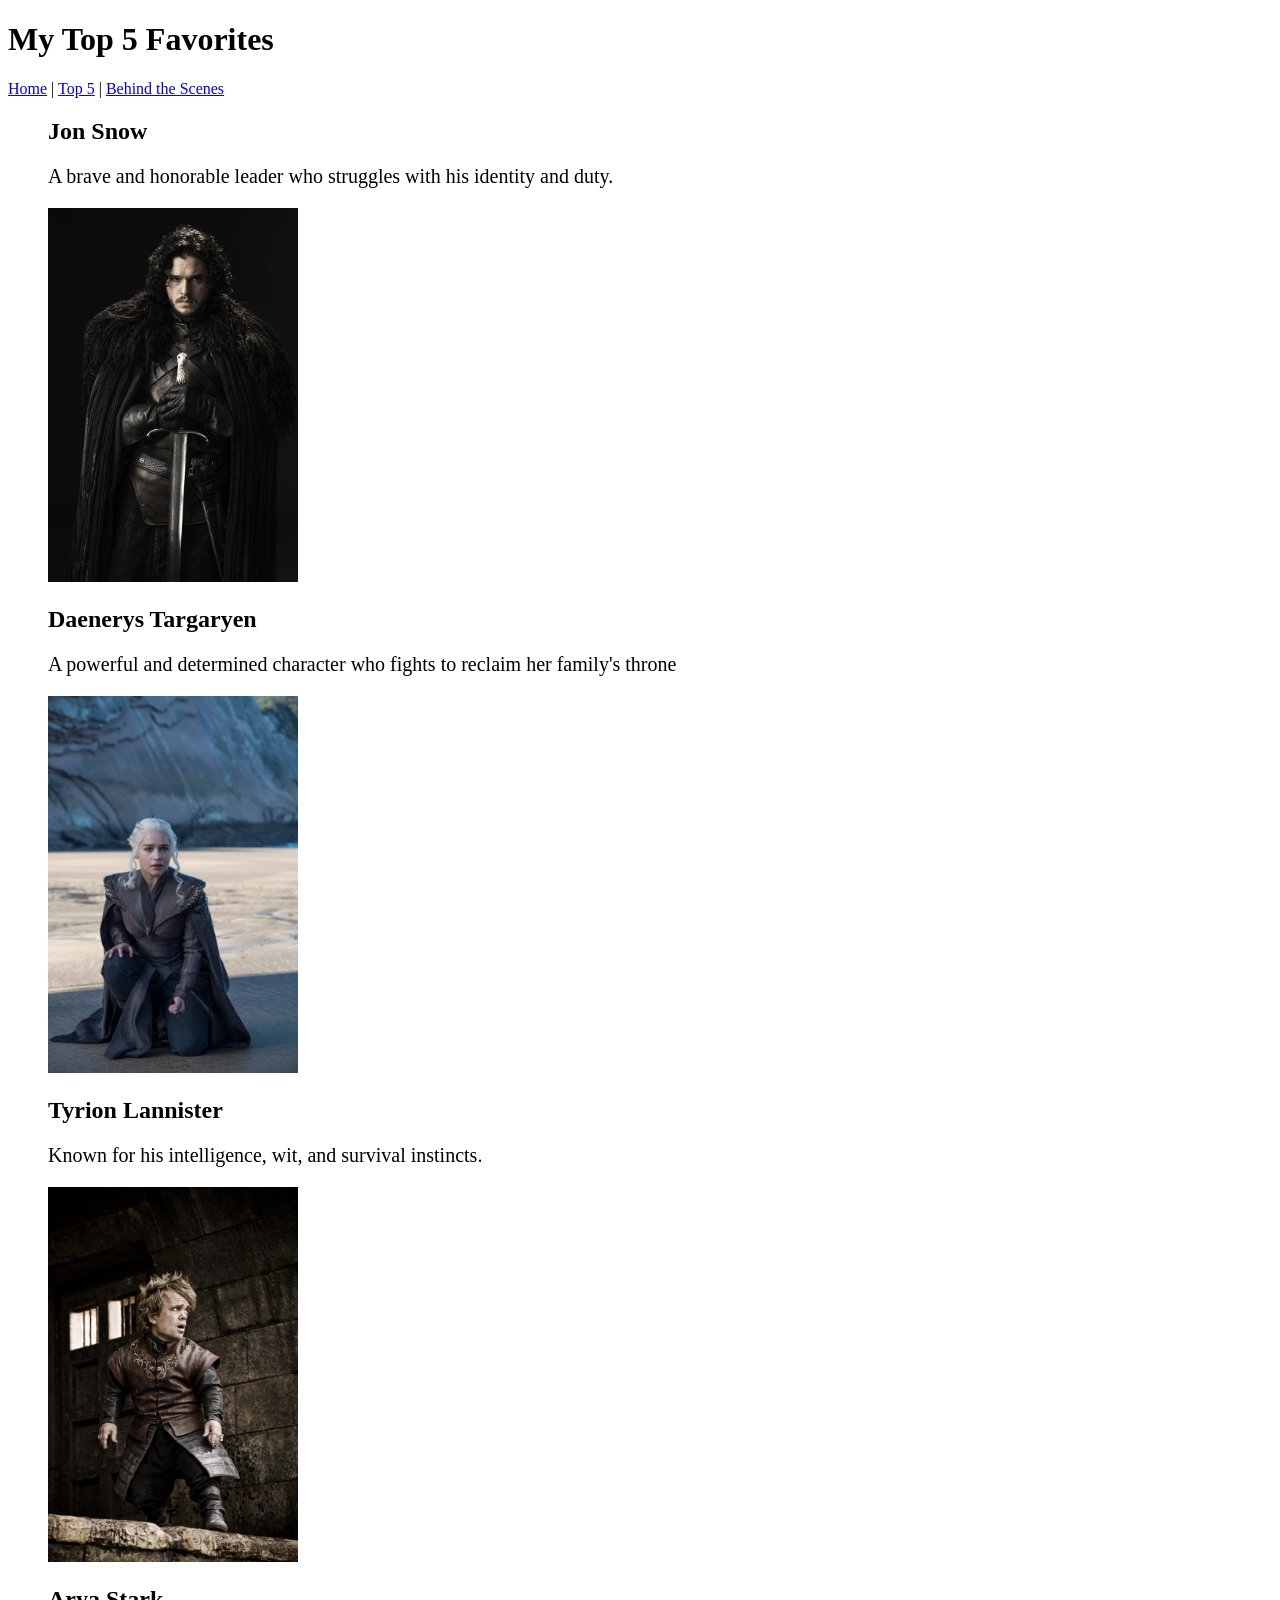
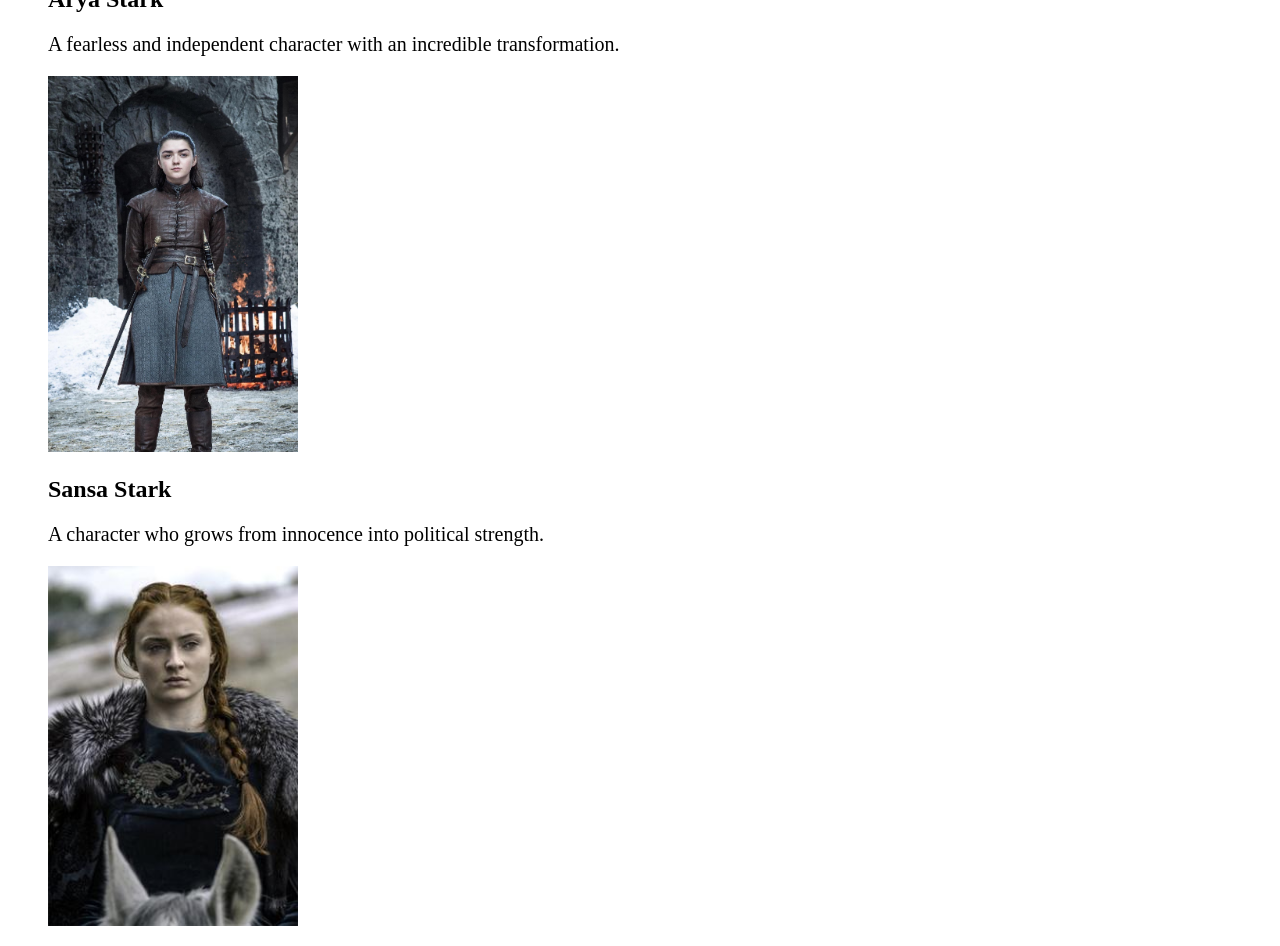
<file: labW04/top5.html>
<!DOCTYPE html>
<html lang="en">
<head>
  <meta charset="UTF-8" />
  <meta name="viewport" content="width=device-width, initial-scale=1.0" />
  <title>Top 5 Characters - GOT</title>

  <style>
  ol {
    list-style-type: none;
  }
</style>
</head>
<body>

  <h1>My Top 5 Favorites</h1>

  <nav>
    <a href="index.html">Home</a> |
    <a href="top5.html">Top 5</a> |
    <a href="bts.html">Behind the Scenes</a> 
  </nav>

  <ol>
    <li>
      <h2>Jon Snow</h2>
      <p style="font-size: 20px;">A brave and honorable leader who struggles with his identity and duty.</p>
      <img src="images/item1.jpg" alt="Jon Snow" width="250" />
    </li>

    <li>
      <h2>Daenerys Targaryen</h2>
      <p style="font-size: 20px;">A powerful and determined character who fights to reclaim her family's throne</p>
      <img src="images/item2.jpg" alt="Item 2 image" width="250" />
    </li>

    <li>
      <h2>Tyrion Lannister</h2>
      <p style="font-size: 20px;">Known for his intelligence, wit, and survival instincts.</p>
      <img src="images/item3.jpg" alt="Tyrion Lannister" width="250" />
    </li>

    <li>
      <h2>Arya Stark</h2>
      <p style="font-size: 20px;">A fearless and independent character with an incredible transformation.</p>
      <img src="images/item4.jpg" alt="Item 4 image" width="250" />
    </li>

    <li>
      <h2>Sansa Stark</h2>
      <p style="font-size: 20px;">A character who grows from innocence into political strength.</p>
      <img src="images/item5.jpg" alt="Item 5 image" width="250" />
    </li>
  </ol>

</body>
</html>
</file>
<file: GOTFanPage/styles.css>
/* =========================
   GENERAL PAGE STYLING
========================= */
body {
    margin: 0;
    padding: 0;
    font-family: Georgia, "Times New Roman", serif;
    background: linear-gradient(rgba(35, 28, 22, 0.45), rgba(35, 28, 22, 0.55)),
                url("images/background.jpg");
    background-size: cover;
    background-repeat: no-repeat;
    background-attachment: fixed;
    color: #2b2118;
}

.page-wrapper {
    width: 92%;
    max-width: 1250px;
    margin: 30px auto;
    background-color: rgba(248, 241, 231, 0.97);
    border: 2px solid #7a5a36;
    box-shadow: 0 0 20px rgba(0, 0, 0, 0.30);
}

/* =========================
   HEADER
========================= */
header {
    background: linear-gradient(to right, #4a2d17, #7a4b20);
    color: #f8f1e4;
    text-align: center;
    padding: 30px 20px;
    border-bottom: 3px solid #c8a46a;
}

header h1 {
    margin: 0;
    font-size: 3rem;
    letter-spacing: 2px;
    text-shadow: 2px 2px 6px black;
    animation: glowTitle 3s ease-in-out infinite alternate;
}

header p {
    margin-top: 10px;
    font-size: 1.1rem;
}

/* =========================
   NAVIGATION
========================= */
nav {
    background-color: #1e1a17;
    border-top: 1px solid #c8a46a;
    border-bottom: 1px solid #c8a46a;
    text-align: center;
    padding: 14px 10px;
}

nav a {
    color: #f2e5c8;
    text-decoration: none;
    margin: 0 10px;
    font-weight: bold;
    letter-spacing: 1px;
    transition: color 0.3s ease, background-color 0.3s ease, transform 0.3s ease;
    padding: 8px 12px;
    border-radius: 4px;
}

nav a:hover {
    color: #1e1a17;
    background-color: #d4af37;
    transform: translateY(-2px);
}

nav a:visited {
    color: #d9c6a3;
}

nav a:active {
    color: white;
    background-color: #8b0000;
}

/* =========================
   MAIN LAYOUT
========================= */
main {
    display: flex;
    flex-wrap: wrap;
    gap: 20px;
    padding: 25px;
}

article {
    flex: 2;
    min-width: 300px;
    background-color: rgba(255, 248, 235, 0.95);
    padding: 20px;
    border: 1px solid #b58b52;
}

aside {
    flex: 1;
    min-width: 250px;
    background-color: rgba(238, 226, 204, 0.96);
    padding: 20px;
    border: 1px solid #b58b52;
}

section {
    margin-bottom: 30px;
}

h2 {
    color: #5b3920;
    border-bottom: 2px solid #c8a46a;
    padding-bottom: 8px;
    margin-top: 0;
}

p, li {
    line-height: 1.7;
    font-size: 1rem;
}

/* =========================
   HERO / MAIN IMAGES
========================= */
.hero-image,
.feature-image {
    width: 100%;
    height: auto;
    border: 3px solid #7a5a36;
    box-shadow: 0 0 12px rgba(0, 0, 0, 0.25);
    transition: transform 0.4s ease, filter 0.4s ease, box-shadow 0.4s ease;
    filter: brightness(1.08) contrast(1.08) saturate(1.12);
}

.hero-image:hover,
.feature-image:hover {
    transform: scale(1.02);
    filter: brightness(1.15) contrast(1.12) saturate(1.18);
    box-shadow: 0 0 18px rgba(0, 0, 0, 0.35);
}

/* =========================
   CAPTIONS
========================= */
.caption {
    font-size: 0.95rem;
    font-style: italic;
    color: #5e4633;
    margin-top: 8px;
    margin-bottom: 18px;
}

/* =========================
   TOP 5 PAGE STYLING
========================= */
.top5-list {
    list-style: none;
    padding: 0;
    margin: 0;
}

.top5-list li {
    background-color: #ffffff;
    border: 1px solid #d8d1c7;
    padding: 20px;
    margin-bottom: 25px;
    box-shadow: 0 2px 10px rgba(0,0,0,0.08);
}

.top5-list h2 {
    margin-bottom: 15px;
}

.top5-list img {
    width: 100%;
    max-width: 320px;
    height: 420px;
    object-fit: cover;
    display: block;
    margin: 15px 0;
    border: 3px solid #7a5a36;
    box-shadow: 0 0 12px rgba(0, 0, 0, 0.25);
    transition: transform 0.4s ease, filter 0.4s ease, box-shadow 0.4s ease;
    filter: brightness(1.12) contrast(1.12) saturate(1.2);
}

.top5-list img:hover {
    transform: scale(1.03);
    filter: brightness(1.2) contrast(1.15) saturate(1.3);
    box-shadow: 0 0 18px rgba(0, 0, 0, 0.35);
}

/* =========================
   CREATIONS GALLERY
========================= */
.gallery {
    display: grid;
    grid-template-columns: repeat(auto-fit, minmax(230px, 1fr));
    gap: 28px;
    margin-top: 20px;
}

.card {
    background-color: #ffffff;
    border: 1px solid #d8d1c7;
    padding: 18px;
    text-align: center;
    box-shadow: 0 2px 10px rgba(0,0,0,0.08);
    transition: transform 0.3s ease, box-shadow 0.3s ease;
}

.card:hover {
    transform: translateY(-4px);
    box-shadow: 0 8px 18px rgba(0,0,0,0.16);
}

.gallery img {
    width: 100%;
    height: 320px;
    object-fit: cover;
    border: 3px solid #7a5a36;
    box-shadow: 0 0 12px rgba(0, 0, 0, 0.25);
    transition: transform 0.4s ease, filter 0.4s ease, box-shadow 0.4s ease;
    filter: brightness(1.12) contrast(1.12) saturate(1.2);
}

.gallery img:hover {
    transform: scale(1.03);
    filter: brightness(1.2) contrast(1.15) saturate(1.3);
    box-shadow: 0 0 18px rgba(0, 0, 0, 0.35);
}

.card p {
    color: #2f241b;
    line-height: 1.5;
}

/* =========================
   BTS PAGE / VIDEO / LISTS
========================= */
ul {
    padding-left: 20px;
}

iframe {
    max-width: 100%;
    border: 3px solid #7a5a36;
    box-shadow: 0 0 12px rgba(0, 0, 0, 0.25);
}

/* =========================
   FORM STYLING
========================= */
form {
    background-color: #f8f0e1;
    border: 1px solid #b58b52;
    padding: 20px;
    max-width: 650px;
}

label {
    font-weight: bold;
    display: block;
    margin-top: 12px;
}

input,
textarea {
    width: 100%;
    padding: 10px;
    margin-top: 6px;
    border: 1px solid #8d6a42;
    background-color: #fffdf8;
    box-sizing: border-box;
    font-family: Georgia, "Times New Roman", serif;
}

button {
    margin-top: 15px;
    background-color: #6d4422;
    color: white;
    border: none;
    padding: 12px 20px;
    font-weight: bold;
    cursor: pointer;
    transition: background-color 0.3s ease, transform 0.3s ease;
}

button:hover {
    background-color: #a06a34;
    transform: scale(1.03);
}

/* =========================
   FOOTER
========================= */
footer {
    text-align: center;
    background-color: #1e1a17;
    color: #f2e5c8;
    padding: 18px;
    border-top: 3px solid #c8a46a;
    font-size: 0.95rem;
}

/* =========================
   LINKS INSIDE CONTENT
========================= */
main a,
article a,
aside a,
.card a {
    color: #6b3f1f;
    font-weight: bold;
    text-decoration: none;
}

main a:hover,
article a:hover,
aside a:hover,
.card a:hover {
    text-decoration: underline;
    color: #a06a34;
}

/* =========================
   ANIMATION
========================= */
@keyframes glowTitle {
    from {
        text-shadow: 2px 2px 6px black, 0 0 5px #c8a46a;
    }
    to {
        text-shadow: 2px 2px 6px black, 0 0 18px #f3d089;
    }
}

/* =========================
   RESPONSIVE DESIGN
========================= */
@media (max-width: 768px) {
    header h1 {
        font-size: 2rem;
    }

    nav a {
        display: inline-block;
        margin: 8px 6px;
    }

    main {
        flex-direction: column;
    }

    .top5-list img {
        max-width: 100%;
        height: 360px;
    }

    .gallery img {
        height: 280px;
    }
}

/* =========================
   QUIZ SECTION DESIGN
========================= */
.quiz-section{
    background:#f8f0e1;
    padding:20px;
    border:1px solid #b58b52;
    margin-top:20px;
}

.quiz-section label{
    display: block;
    margin: 6px 0;
    text-align: left;
}

.quiz-section input[type="radio"]{
    margin-right: 8px;
}

#result{
    margin-top:15px;
    font-weight:bold;
    color:#5b3920;
}
</file>
